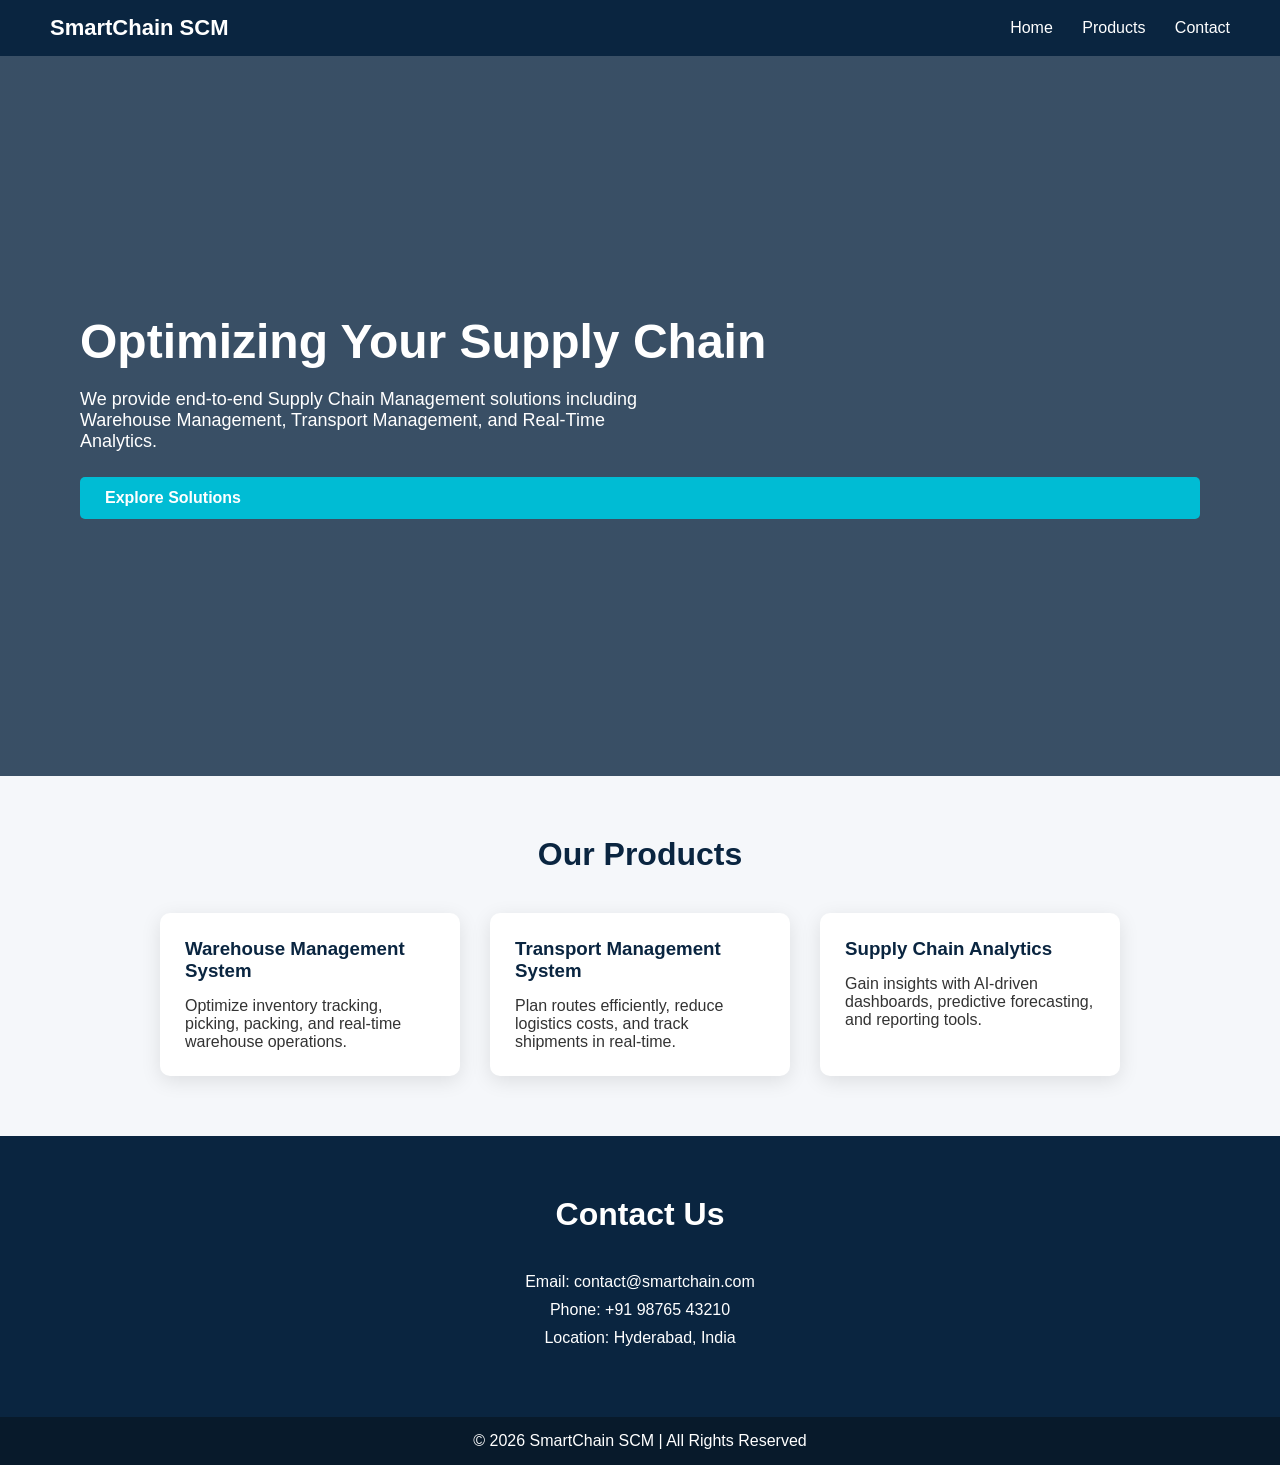
<file: index.html>
<!DOCTYPE html>
<html lang="en">
<head>
    <meta charset="UTF-8">
    <title>SmartChain | Supply Chain Management</title>
    <meta name="viewport" content="width=device-width, initial-scale=1.0">
    
    <style>
        * {
            margin: 0;
            padding: 0;
            box-sizing: border-box;
            font-family: 'Segoe UI', sans-serif;
        }

        body {
            background: #f5f7fa;
            color: #333;
        }

        header {
            background: #0a2540;
            color: white;
            padding: 15px 50px;
            display: flex;
            justify-content: space-between;
            align-items: center;
        }

        header h1 {
            font-size: 22px;
        }

        nav a {
            color: white;
            text-decoration: none;
            margin-left: 25px;
            font-weight: 500;
            transition: 0.3s;
        }

        nav a:hover {
            color: #00bcd4;
        }

        .hero {
            height: 80vh;
            background: linear-gradient(rgba(10,37,64,0.8), rgba(10,37,64,0.8)), 
                        url('https://images.unsplash.com/photo-1581090700227-1e37b190418e');
            background-size: cover;
            background-position: center;
            color: white;
            display: flex;
            flex-direction: column;
            justify-content: center;
            padding-left: 80px;
        }

        .hero h2 {
            font-size: 48px;
            margin-bottom: 20px;
        }

        .hero p {
            font-size: 18px;
            max-width: 600px;
            margin-bottom: 25px;
        }

        .btn {
            display: inline-block;
            padding: 12px 25px;
            background: #00bcd4;
            color: white;
            text-decoration: none;
            border-radius: 5px;
            font-weight: bold;
            transition: 0.3s;
        }

        .btn:hover {
            background: #0097a7;
        }

        section {
            padding: 60px 80px;
        }

        .section-title {
            text-align: center;
            font-size: 32px;
            margin-bottom: 40px;
            color: #0a2540;
        }

        .products {
            display: flex;
            gap: 30px;
            justify-content: center;
            flex-wrap: wrap;
        }

        .product-card {
            background: white;
            width: 300px;
            padding: 25px;
            border-radius: 10px;
            box-shadow: 0 5px 20px rgba(0,0,0,0.1);
            transition: 0.3s;
        }

        .product-card:hover {
            transform: translateY(-5px);
        }

        .product-card h3 {
            margin-bottom: 15px;
            color: #0a2540;
        }

        .contact {
            background: #0a2540;
            color: white;
            text-align: center;
        }

        .contact p {
            margin-bottom: 10px;
        }

        footer {
            text-align: center;
            padding: 15px;
            background: #081a2b;
            color: white;
        }

        @media(max-width: 768px) {
            .hero {
                padding-left: 30px;
                text-align: center;
            }

            section {
                padding: 40px 20px;
            }

            header {
                flex-direction: column;
            }

            nav {
                margin-top: 10px;
            }
        }
    </style>
</head>

<body>

<header>
    <h1>SmartChain SCM</h1>
    <nav>
        <a href="#">Home</a>
        <a href="#products">Products</a>
        <a href="#contact">Contact</a>
    </nav>
</header>

<section class="hero">
    <h2>Optimizing Your Supply Chain</h2>
    <p>
        We provide end-to-end Supply Chain Management solutions including
        Warehouse Management, Transport Management, and Real-Time Analytics.
    </p>
    <a href="#products" class="btn">Explore Solutions</a>
</section>

<section id="products">
    <h2 class="section-title">Our Products</h2>
    <div class="products">
        <div class="product-card">
            <h3>Warehouse Management System</h3>
            <p>
                Optimize inventory tracking, picking, packing, and
                real-time warehouse operations.
            </p>
        </div>

        <div class="product-card">
            <h3>Transport Management System</h3>
            <p>
                Plan routes efficiently, reduce logistics costs,
                and track shipments in real-time.
            </p>
        </div>

        <div class="product-card">
            <h3>Supply Chain Analytics</h3>
            <p>
                Gain insights with AI-driven dashboards,
                predictive forecasting, and reporting tools.
            </p>
        </div>
    </div>
</section>

<section id="contact" class="contact">
    <h2 class="section-title" style="color:white;">Contact Us</h2>
    <p>Email: contact@smartchain.com</p>
    <p>Phone: +91 98765 43210</p>
    <p>Location: Hyderabad, India</p>
</section>

<footer>
    © 2026 SmartChain SCM | All Rights Reserved
</footer>
<script type='text/javascript'>
	function initEmbeddedMessaging() {
		try {
			embeddedservice_bootstrap.settings.language = 'en_US'; // For example, enter 'en' or 'en-US'

			embeddedservice_bootstrap.init(
				'00DU8000008ARNJ',
				'CustomerLens_Service_Agent',
				'https://blueyonder--crystalbal.sandbox.my.site.com/ESWCustomerLensServiceA1772008484471',
				{
					scrt2URL: 'https://blueyonder--crystalbal.sandbox.my.salesforce-scrt.com'
				}
			);
		} catch (err) {
			console.error('Error loading Embedded Messaging: ', err);
		}
	};
</script>
<script type='text/javascript' src='https://blueyonder--crystalbal.sandbox.my.site.com/ESWCustomerLensServiceA1772008484471/assets/js/bootstrap.min.js' onload='initEmbeddedMessaging()'></script>

</body>
</html>
</file>
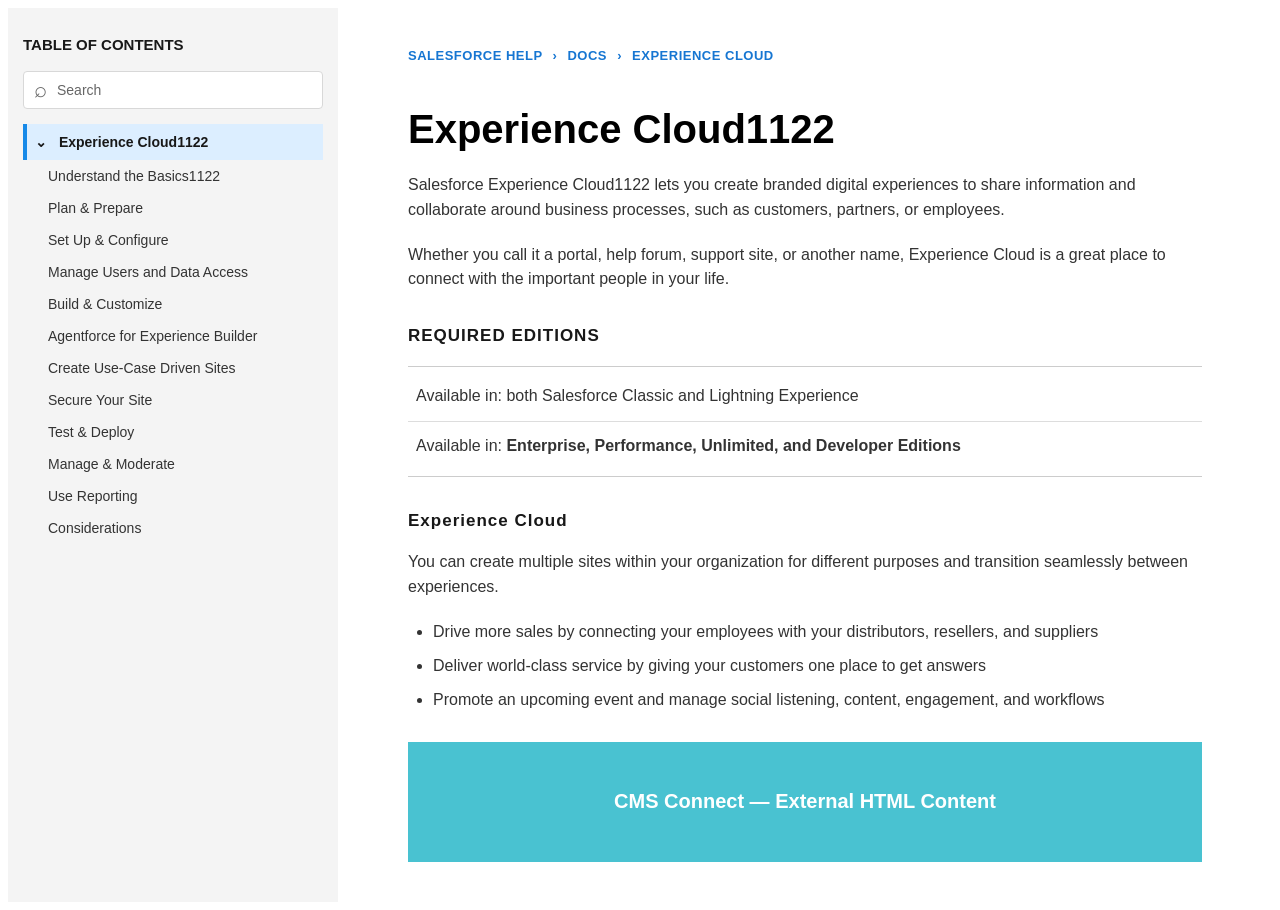
<file: cms/experience-cloud.html>
<!DOCTYPE html>
<html lang="en">
<head>
    <meta charset="UTF-8">
    <meta name="viewport" content="width=device-width, initial-scale=1.0">

    <title>Experience Cloud</title>

    <style>
        /* ==============================
           MAIN LAYOUT
        ============================== */

        .ec-docs {
            display: flex;
            width: 100%;
            min-height: 700px;
            font-family: Arial, Helvetica, sans-serif;
            background: #ffffff;
            color: #181818;
            box-sizing: border-box;
        }

        .ec-docs *,
        .ec-docs *::before,
        .ec-docs *::after {
            box-sizing: border-box;
        }


        /* ==============================
           LEFT SIDEBAR
        ============================== */

        .ec-sidebar {
            width: 330px;
            min-width: 330px;
            background: #f4f4f4;
            padding: 28px 15px;
        }

        .ec-sidebar-title {
            font-size: 15px;
            font-weight: 700;
            margin-bottom: 18px;
            color: #181818;
        }


        /* ==============================
           SEARCH
        ============================== */

        .ec-search {
            display: flex;
            align-items: center;
            background: #ffffff;
            border: 1px solid #d8d8d8;
            border-radius: 4px;
            height: 38px;
            padding: 0 10px;
            margin-bottom: 15px;
        }

        .ec-search span {
            font-size: 22px;
            line-height: 1;
            margin-right: 8px;
            color: #666666;
        }

        .ec-search input {
            border: none;
            outline: none;
            width: 100%;
            height: 30px;
            font-size: 14px;
            background: transparent;
            color: #181818;
        }

        .ec-search input::placeholder {
            color: #666666;
        }


        /* ==============================
           MENU
        ============================== */

        .ec-menu {
            font-size: 14px;
        }

        .ec-menu-item {
            padding: 10px 8px;
            font-weight: 600;
            background: #dceeff;
            border-left: 4px solid #1689e8;
            color: #181818;
        }

        .ec-arrow {
            display: inline-block;
            margin-right: 8px;
        }

        .ec-submenu {
            padding-left: 20px;
        }

        .ec-submenu-item {
            padding: 8px 5px;
            color: #333333;
            cursor: pointer;
        }

        .ec-submenu-item:hover {
            background: #e8e8e8;
        }


        /* ==============================
           RIGHT CONTENT
        ============================== */

        .ec-content {
            flex: 1;
            min-width: 0;
            padding: 40px 70px;
            overflow: hidden;
        }


        /* ==============================
           BREADCRUMB
        ============================== */

        .ec-breadcrumb {
            color: #1676d2;
            font-size: 13px;
            font-weight: 600;
            letter-spacing: 0.5px;
            margin-bottom: 42px;
        }

        .ec-breadcrumb span {
            padding: 0 6px;
        }


        /* ==============================
           HEADINGS
        ============================== */

        .ec-content h1 {
            font-size: 40px;
            line-height: 1.2;
            margin: 0 0 20px;
            color: #000000;
            font-weight: 600;
        }

        .ec-content h2 {
            font-size: 17px;
            line-height: 1.4;
            letter-spacing: 1px;
            margin-top: 32px;
            margin-bottom: 18px;
            color: #181818;
            font-weight: 700;
        }


        /* ==============================
           PARAGRAPHS
        ============================== */

        .ec-content p {
            font-size: 16px;
            line-height: 1.55;
            color: #333333;
            margin-top: 0;
            margin-bottom: 20px;
        }


        /* ==============================
           LIST
        ============================== */

        .ec-content ul {
            padding-left: 25px;
            margin-top: 10px;
        }

        .ec-content li {
            margin-bottom: 10px;
            line-height: 1.5;
            color: #333333;
        }


        /* ==============================
           EDITION BOX
        ============================== */

        .ec-edition-box {
            border-top: 1px solid #cccccc;
            border-bottom: 1px solid #cccccc;
            padding: 5px 0;
        }

        .ec-edition-box p {
            margin: 0;
            padding: 12px 8px;
            border-bottom: 1px solid #dddddd;
        }

        .ec-edition-box p:last-child {
            border-bottom: none;
        }


        /* ==============================
           DEMO BOX
        ============================== */

        .ec-demo-box {
            margin-top: 30px;
            height: 120px;
            background: #49c2d1;
            display: flex;
            align-items: center;
            justify-content: center;
            color: #ffffff;
            font-size: 20px;
            font-weight: 600;
        }


        /* ==============================
           RESPONSIVE
        ============================== */

        @media screen and (max-width: 900px) {

            .ec-docs {
                flex-direction: column;
            }

            .ec-sidebar {
                width: 100%;
                min-width: 100%;
            }

            .ec-content {
                padding: 30px;
            }
        }

    </style>
</head>

<body>

    <div class="ec-docs">

        <!-- ==========================================
             LEFT SIDEBAR
        =========================================== -->

        <aside class="ec-sidebar">

            <div class="ec-sidebar-title">
                TABLE OF CONTENTS
            </div>


            <!-- SEARCH -->

            <div class="ec-search">

                <span>⌕</span>

                <input
                    type="text"
                    placeholder="Search"
                >

            </div>


            <!-- MENU -->

            <div class="ec-menu">

                <div class="ec-menu-item ec-active">

                    <span class="ec-arrow">⌄</span>

                    <span>
                        Experience Cloud1122
                    </span>

                </div>


                <div class="ec-submenu">

                    <div class="ec-submenu-item">
                        Understand the Basics1122
                    </div>

                    <div class="ec-submenu-item">
                        Plan &amp; Prepare
                    </div>

                    <div class="ec-submenu-item">
                        Set Up &amp; Configure
                    </div>

                    <div class="ec-submenu-item">
                        Manage Users and Data Access
                    </div>

                    <div class="ec-submenu-item">
                        Build &amp; Customize
                    </div>

                    <div class="ec-submenu-item">
                        Agentforce for Experience Builder
                    </div>

                    <div class="ec-submenu-item">
                        Create Use-Case Driven Sites
                    </div>

                    <div class="ec-submenu-item">
                        Secure Your Site
                    </div>

                    <div class="ec-submenu-item">
                        Test &amp; Deploy
                    </div>

                    <div class="ec-submenu-item">
                        Manage &amp; Moderate
                    </div>

                    <div class="ec-submenu-item">
                        Use Reporting
                    </div>

                    <div class="ec-submenu-item">
                        Considerations
                    </div>

                </div>

            </div>

        </aside>


        <!-- ==========================================
             RIGHT CONTENT
        =========================================== -->

        <main class="ec-content">


            <!-- BREADCRUMB -->

            <div class="ec-breadcrumb">

                SALESFORCE HELP

                <span>›</span>

                DOCS

                <span>›</span>

                EXPERIENCE CLOUD

            </div>


            <!-- TITLE -->

            <h1>
                Experience Cloud1122
            </h1>


            <!-- INTRODUCTION -->

            <p>
                Salesforce Experience Cloud1122 lets you create branded
                digital experiences to share information and collaborate
                around business processes, such as customers, partners,
                or employees.
            </p>

            <p>
                Whether you call it a portal, help forum, support site,
                or another name, Experience Cloud is a great place to
                connect with the important people in your life.
            </p>


            <!-- REQUIRED EDITIONS -->

            <h2>
                REQUIRED EDITIONS
            </h2>


            <div class="ec-edition-box">

                <p>
                    Available in: both Salesforce Classic and
                    Lightning Experience
                </p>

                <p>
                    Available in:
                    <strong>
                        Enterprise, Performance, Unlimited,
                        and Developer Editions
                    </strong>
                </p>

            </div>


            <!-- EXPERIENCE CLOUD -->

            <h2>
                Experience Cloud
            </h2>

            <p>
                You can create multiple sites within your organization
                for different purposes and transition seamlessly between
                experiences.
            </p>


            <!-- BULLET POINTS -->

            <ul>

                <li>
                    Drive more sales by connecting your employees
                    with your distributors, resellers, and suppliers
                </li>

                <li>
                    Deliver world-class service by giving your customers
                    one place to get answers
                </li>

                <li>
                    Promote an upcoming event and manage social
                    listening, content, engagement, and workflows
                </li>

            </ul>


            <!-- DEMO -->

            <div class="ec-demo-box">
                CMS Connect — External HTML Content
            </div>


        </main>

    </div>

</body>
</html>
</file>
